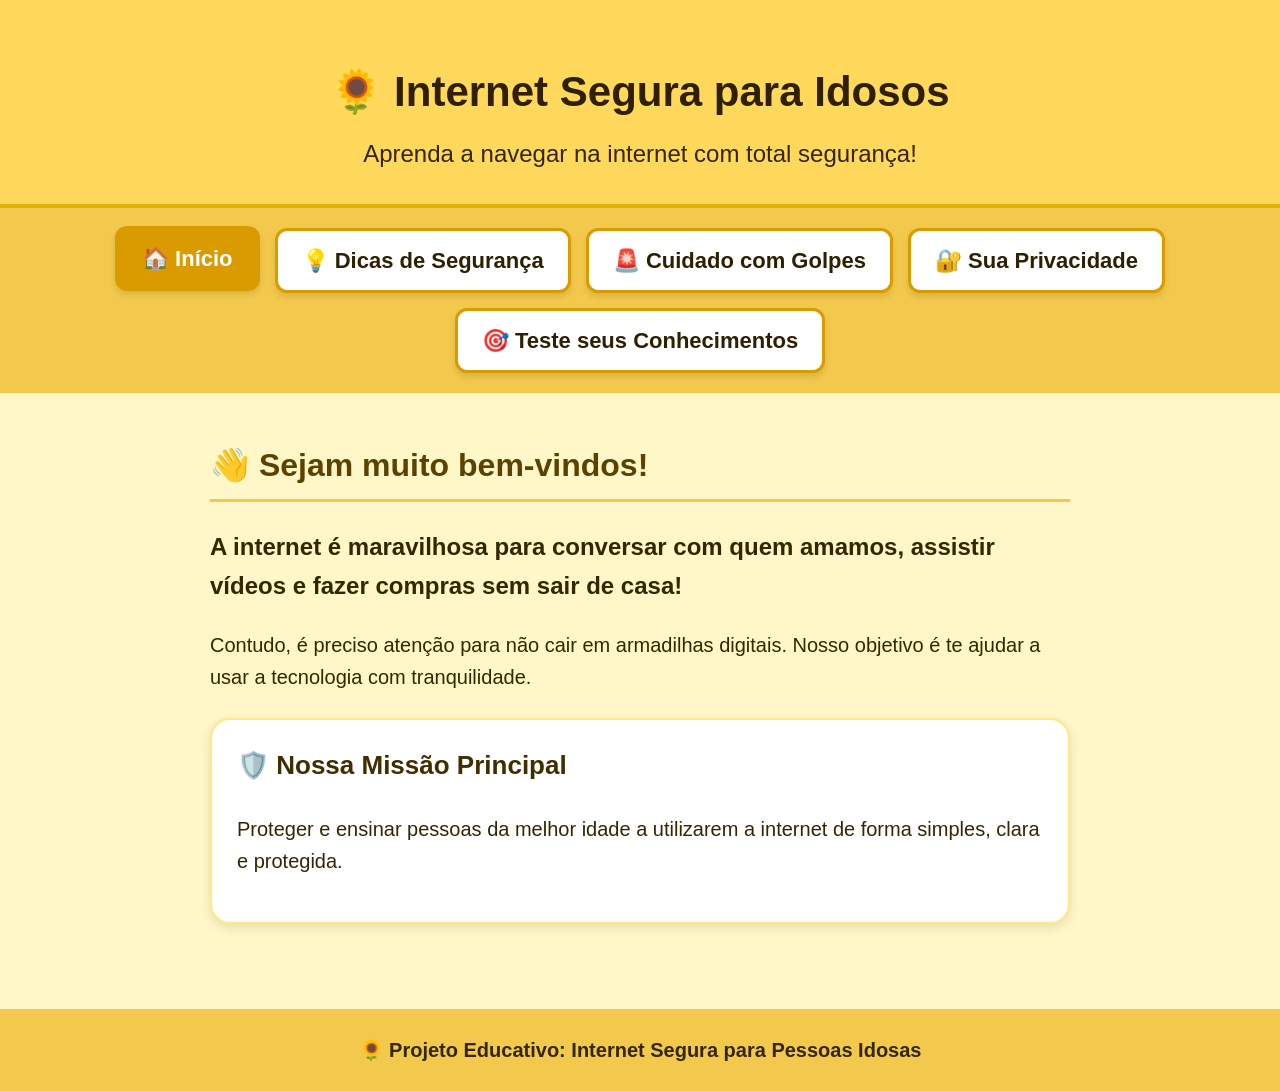
<file: index.html>
<!DOCTYPE html>
<html lang="pt-BR">

<head>
  <meta charset="UTF-8">
  <meta name="viewport" content="width=device-width, initial-scale=1.0">
  <title>Início - Internet Segura para Idosos</title>
  <link rel="stylesheet" href="style.css">
</head>

<body>

  <header>
    <h1>🌻 Internet Segura para Idosos</h1>
    <p>Aprenda a navegar na internet com total segurança!</p>
  </header>

  <nav>
    <a href="index.html" class="btn-nav ativo">🏠 Início</a>
    <a href="dicas.html" class="btn-nav">💡 Dicas de Segurança</a>
    <a href="golpes.html" class="btn-nav">🚨 Cuidado com Golpes</a>
    <a href="privacidade.html" class="btn-nav">🔐 Sua Privacidade</a>
    <a href="quiz.html" class="btn-nav">🎯 Teste seus Conhecimentos</a>
  </nav>

  <main>
    <section>
      <h2>👋 Sejam muito bem-vindos!</h2>

      <p class="destaque-grande">A internet é maravilhosa para conversar com quem amamos, assistir vídeos e fazer compras sem sair de casa!</p>
      
      <p class="texto-medio">Contudo, é preciso atenção para não cair em armadilhas digitais. Nosso objetivo é te ajudar a usar a tecnologia com tranquilidade.</p>

      <div class="caixa">
        <h3>🛡️ Nossa Missão Principal</h3>
        <p class="texto-medio">Proteger e ensinar pessoas da melhor idade a utilizarem a internet de forma simples, clara e protegida.</p>
      </div>
    </section>
  </main>

  <footer>
    🌻 Projeto Educativo: Internet Segura para Pessoas Idosas
  </footer>

</body>

</html>
</file>
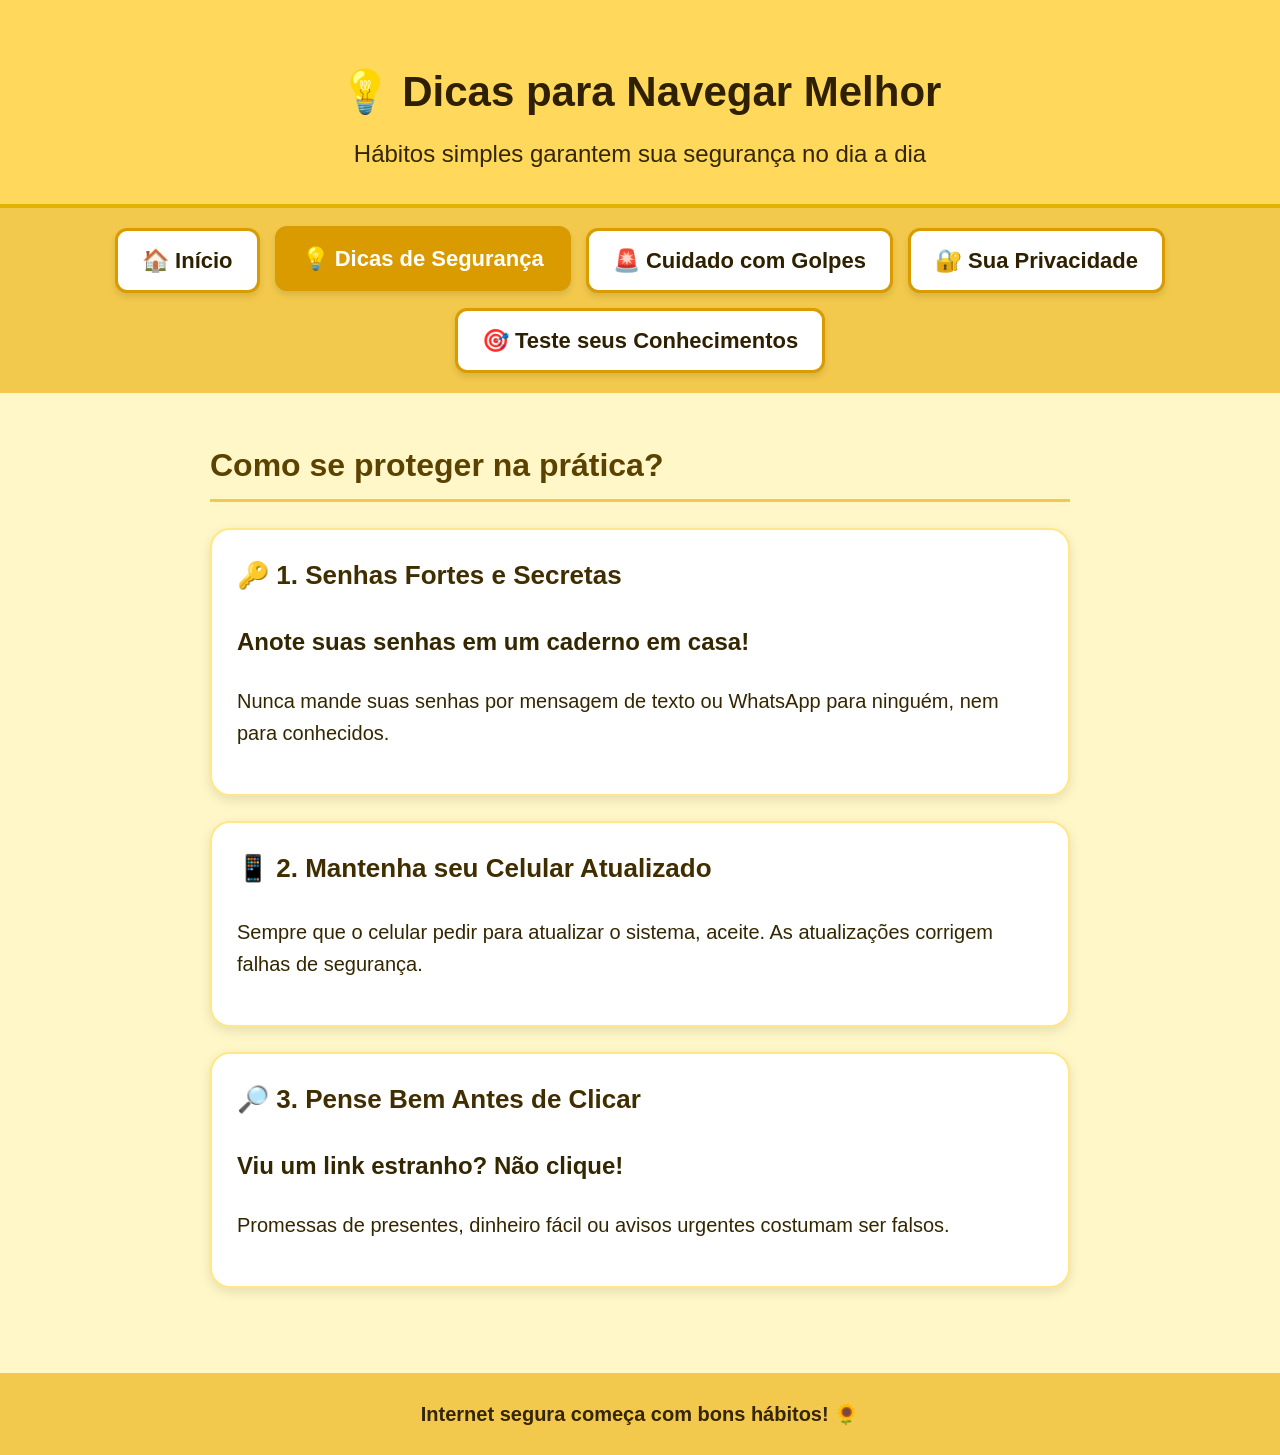
<file: dicas.html>
<!DOCTYPE html>
<html lang="pt-BR">

<head>
  <meta charset="UTF-8">
  <meta name="viewport" content="width=device-width, initial-scale=1.0">
  <title>Dicas de Segurança - Internet Segura</title>
  <link rel="stylesheet" href="style.css">
</head>

<body>

  <header>
    <h1>💡 Dicas para Navegar Melhor</h1>
    <p>Hábitos simples garantem sua segurança no dia a dia</p>
  </header>

  <nav>
    <a href="index.html" class="btn-nav">🏠 Início</a>
    <a href="dicas.html" class="btn-nav ativo">💡 Dicas de Segurança</a>
    <a href="golpes.html" class="btn-nav">🚨 Cuidado com Golpes</a>
    <a href="privacidade.html" class="btn-nav">🔐 Sua Privacidade</a>
    <a href="quiz.html" class="btn-nav">🎯 Teste seus Conhecimentos</a>
  </nav>

  <main>
    <section>
      <h2>Como se proteger na prática?</h2>

      <div class="card">
        <h3>🔑 1. Senhas Fortes e Secretas</h3>
        <p class="destaque-grande">Anote suas senhas em um caderno em casa!</p>
        <p class="texto-medio">Nunca mande suas senhas por mensagem de texto ou WhatsApp para ninguém, nem para conhecidos.</p>
      </div>

      <div class="card">
        <h3>📱 2. Mantenha seu Celular Atualizado</h3>
        <p class="texto-medio">Sempre que o celular pedir para atualizar o sistema, aceite. As atualizações corrigem falhas de segurança.</p>
      </div>

      <div class="card">
        <h3>🔎 3. Pense Bem Antes de Clicar</h3>
        <p class="destaque-grande">Viu um link estranho? Não clique!</p>
        <p class="texto-medio">Promessas de presentes, dinheiro fácil ou avisos urgentes costumam ser falsos.</p>
      </div>
    </section>
  </main>

  <footer>
    Internet segura começa com bons hábitos! 🌻
  </footer>

</body>

</html>
</file>
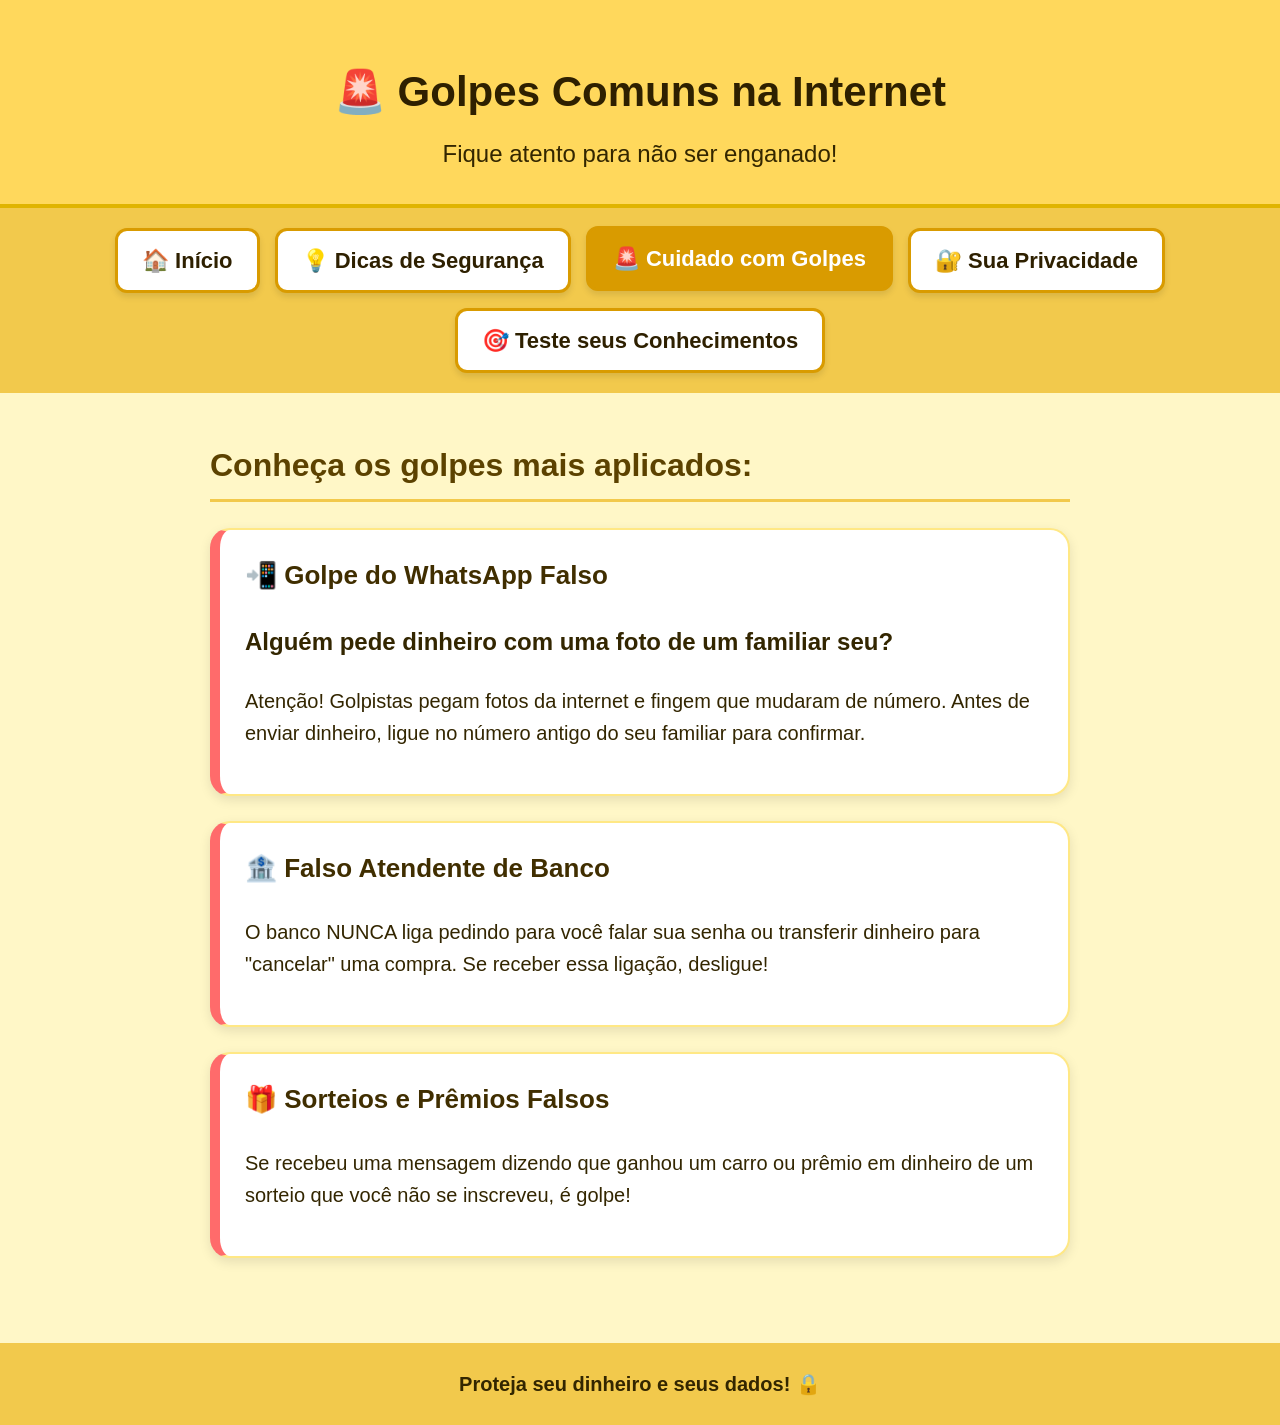
<file: golpes.html>
<!DOCTYPE html>
<html lang="pt-BR">

<head>
  <meta charset="UTF-8">
  <meta name="viewport" content="width=device-width, initial-scale=1.0">
  <title>Golpes Frequentes - Internet Segura</title>
  <link rel="stylesheet" href="style.css">
</head>

<body>

  <header>
    <h1>🚨 Golpes Comuns na Internet</h1>
    <p>Fique atento para não ser enganado!</p>
  </header>

  <nav>
    <a href="index.html" class="btn-nav">🏠 Início</a>
    <a href="dicas.html" class="btn-nav">💡 Dicas de Segurança</a>
    <a href="golpes.html" class="btn-nav ativo">🚨 Cuidado com Golpes</a>
    <a href="privacidade.html" class="btn-nav">🔐 Sua Privacidade</a>
    <a href="quiz.html" class="btn-nav">🎯 Teste seus Conhecimentos</a>
  </nav>

  <main>
    <section>
      <h2>Conheça os golpes mais aplicados:</h2>

      <div class="golpe">
        <h3>📲 Golpe do WhatsApp Falso</h3>
        <p class="destaque-grande">Alguém pede dinheiro com uma foto de um familiar seu?</p>
        <p class="texto-medio">Atenção! Golpistas pegam fotos da internet e fingem que mudaram de número. Antes de enviar dinheiro, ligue no número antigo do seu familiar para confirmar.</p>
      </div>

      <div class="golpe">
        <h3>🏦 Falso Atendente de Banco</h3>
        <p class="texto-medio">O banco NUNCA liga pedindo para você falar sua senha ou transferir dinheiro para "cancelar" uma compra. Se receber essa ligação, desligue!</p>
      </div>

      <div class="golpe">
        <h3>🎁 Sorteios e Prêmios Falsos</h3>
        <p class="texto-medio">Se recebeu uma mensagem dizendo que ganhou um carro ou prêmio em dinheiro de um sorteio que você não se inscreveu, é golpe!</p>
      </div>
    </section>
  </main>

  <footer>
    Proteja seu dinheiro e seus dados! 🔒
  </footer>

</body>

</html>
</file>
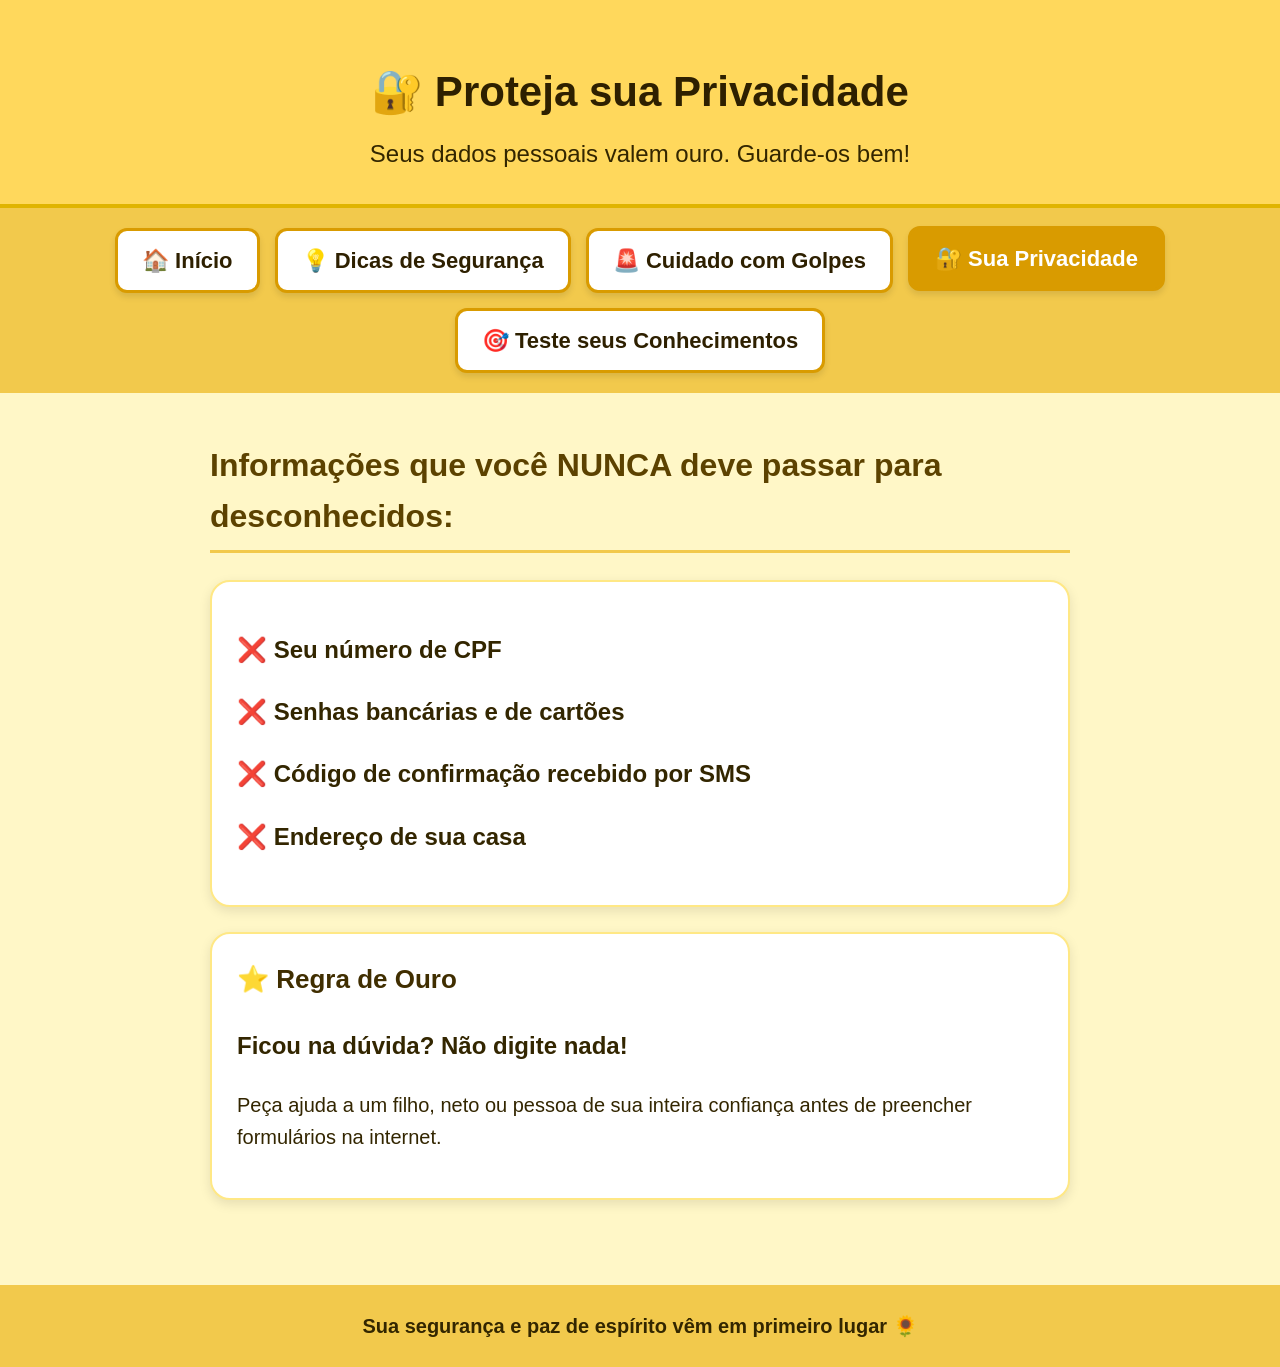
<file: privacidade.html>
<!DOCTYPE html>
<html lang="pt-BR">

<head>
  <meta charset="UTF-8">
  <meta name="viewport" content="width=device-width, initial-scale=1.0">
  <title>Privacidade - Internet Segura</title>
  <link rel="stylesheet" href="style.css">
</head>

<body>

  <header>
    <h1>🔐 Proteja sua Privacidade</h1>
    <p>Seus dados pessoais valem ouro. Guarde-os bem!</p>
  </header>

  <nav>
    <a href="index.html" class="btn-nav">🏠 Início</a>
    <a href="dicas.html" class="btn-nav">💡 Dicas de Segurança</a>
    <a href="golpes.html" class="btn-nav">🚨 Cuidado com Golpes</a>
    <a href="privacidade.html" class="btn-nav ativo">🔐 Sua Privacidade</a>
    <a href="quiz.html" class="btn-nav">🎯 Teste seus Conhecimentos</a>
  </nav>

  <main>
    <section>
      <h2>Informações que você NUNCA deve passar para desconhecidos:</h2>

      <div class="card">
        <p class="destaque-grande">❌ Seu número de CPF</p>
        <p class="destaque-grande">❌ Senhas bancárias e de cartões</p>
        <p class="destaque-grande">❌ Código de confirmação recebido por SMS</p>
        <p class="destaque-grande">❌ Endereço de sua casa</p>
      </div>

      <div class="caixa">
        <h3>⭐ Regra de Ouro</h3>
        <p class="destaque-grande">Ficou na dúvida? Não digite nada!</p>
        <p class="texto-medio">Peça ajuda a um filho, neto ou pessoa de sua inteira confiança antes de preencher formulários na internet.</p>
      </div>
    </section>
  </main>

  <footer>
    Sua segurança e paz de espírito vêm em primeiro lugar 🌻
  </footer>

</body>

</html>
</file>
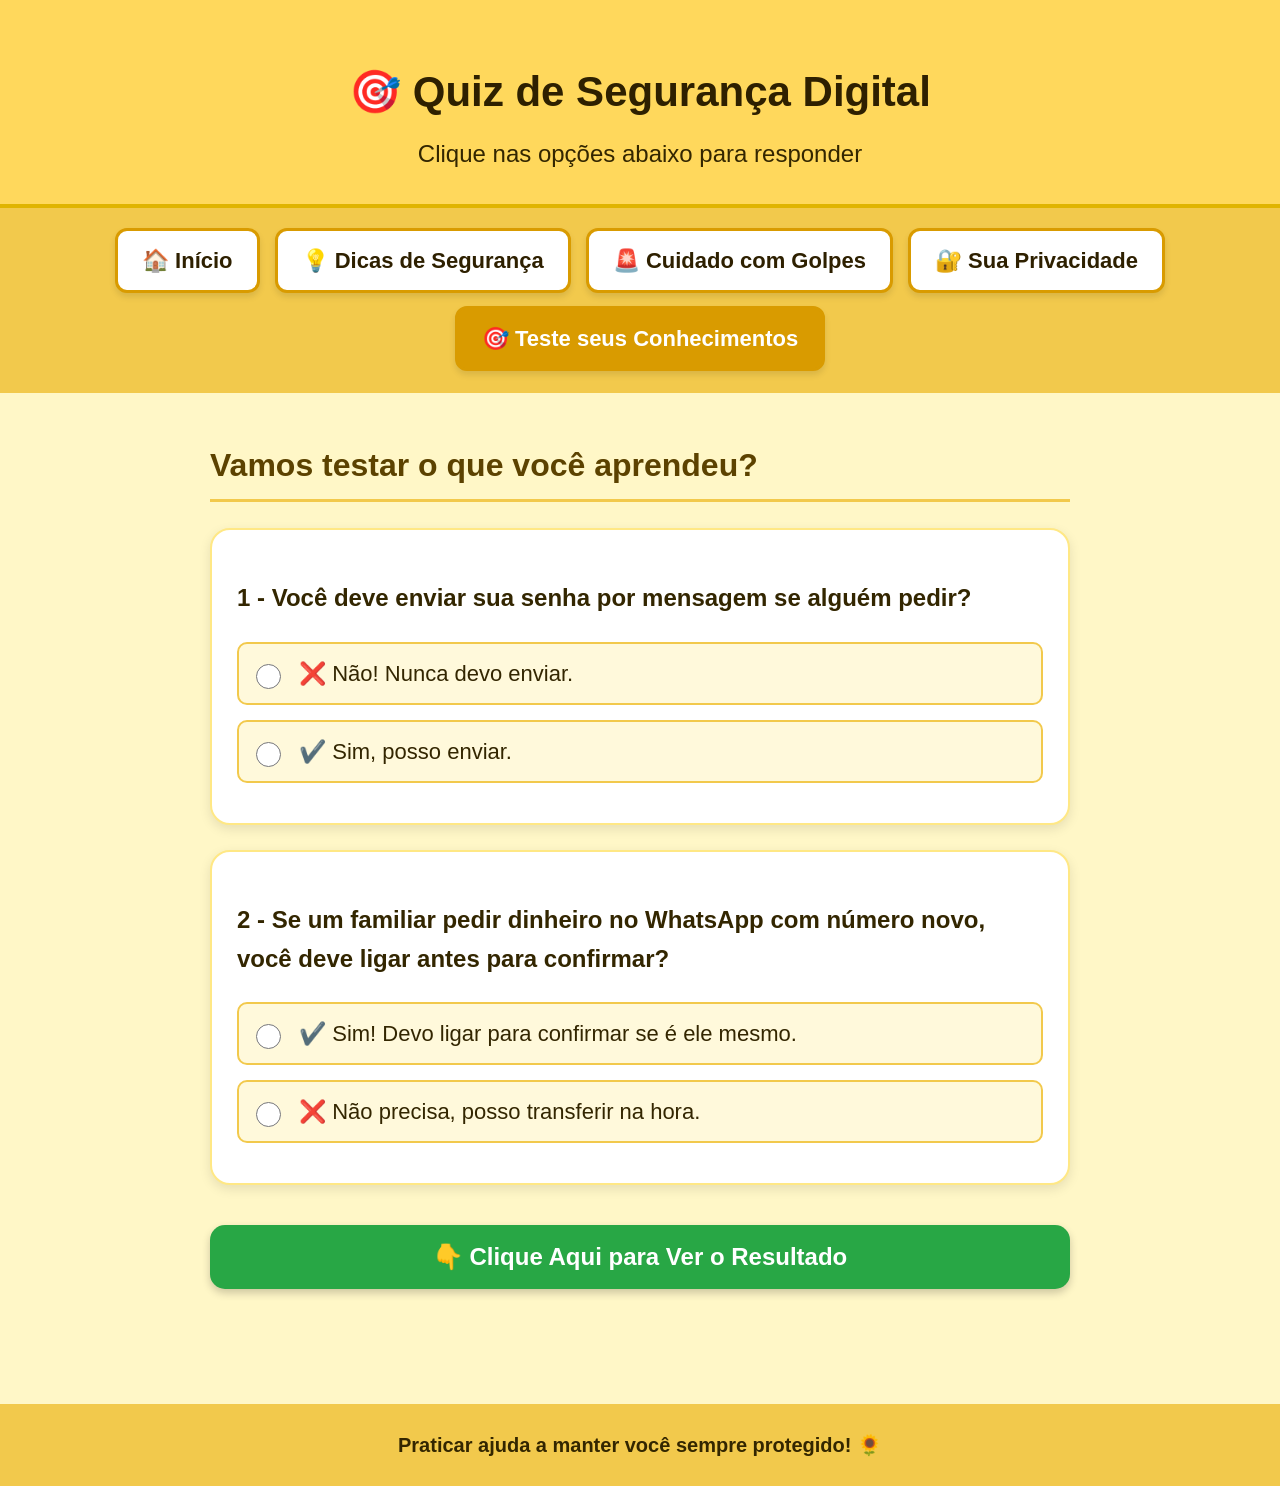
<file: quizz.html>
<!DOCTYPE html>
<html lang="pt-BR">

<head>
  <meta charset="UTF-8">
  <meta name="viewport" content="width=device-width, initial-scale=1.0">
  <title>Quiz de Segurança - Internet Segura</title>
  <link rel="stylesheet" href="style.css">
</head>

<body>

  <header>
    <h1>🎯 Quiz de Segurança Digital</h1>
    <p>Clique nas opções abaixo para responder</p>
  </header>

  <nav>
    <a href="index.html" class="btn-nav">🏠 Início</a>
    <a href="dicas.html" class="btn-nav">💡 Dicas de Segurança</a>
    <a href="golpes.html" class="btn-nav">🚨 Cuidado com Golpes</a>
    <a href="privacidade.html" class="btn-nav">🔐 Sua Privacidade</a>
    <a href="quiz.html" class="btn-nav ativo">🎯 Teste seus Conhecimentos</a>
  </nav>

  <main>
    <section id="quiz">
      <h2>Vamos testar o que você aprendeu?</h2>

      <div class="pergunta">
        <p class="destaque-grande">1 - Você deve enviar sua senha por mensagem se alguém pedir?</p>
        <label>
          <input type="radio" name="q1" value="1"> ❌ Não! Nunca devo enviar.
        </label>
        <label>
          <input type="radio" name="q1" value="0"> ✔️ Sim, posso enviar.
        </label>
      </div>

      <div class="pergunta">
        <p class="destaque-grande">2 - Se um familiar pedir dinheiro no WhatsApp com número novo, você deve ligar antes para confirmar?</p>
        <label>
          <input type="radio" name="q2" value="1"> ✔️ Sim! Devo ligar para confirmar se é ele mesmo.
        </label>
        <label>
          <input type="radio" name="q2" value="0"> ❌ Não precisa, posso transferir na hora.
        </label>
      </div>

      <button type="button" class="btn-acao" onclick="corrigirQuiz()">👇 Clique Aqui para Ver o Resultado</button>

      <div id="resultado"></div>
    </section>
  </main>

  <footer>
    Praticar ajuda a manter você sempre protegido! 🌻
  </footer>

  <script src="script.js"></script>
</body>

</html>
</file>
<file: style.css>
* {
  box-sizing: border-box;
  font-family: 'Segoe UI', Tahoma, Geneva, Verdana, sans-serif;
}

body {
  margin: 0;
  background-color: #fff7c7;
  color: #332600;
  font-size: 20px;
  line-height: 1.6;
}

header {
  background-color: #ffd85c;
  padding: 30px 20px;
  text-align: center;
  border-bottom: 4px solid #e0b400;
}

header h1 {
  font-size: 42px;
  margin-bottom: 10px;
  color: #2e2000;
}

header p {
  font-size: 24px;
  margin: 0;
  font-weight: 500;
}

/* Navegação clara estilo botões */
nav {
  background-color: #f2c94c;
  padding: 20px 10px;
  text-align: center;
  display: flex;
  flex-wrap: wrap;
  justify-content: center;
  gap: 15px;
}

.btn-nav {
  text-decoration: none;
  color: #2e2000;
  font-weight: bold;
  font-size: 22px;
  background-color: #ffffff;
  padding: 12px 24px;
  border-radius: 12px;
  border: 3px solid #d99b00;
  box-shadow: 0 4px 6px rgba(0,0,0,0.1);
  transition: all 0.2s;
}

.btn-nav:hover, .btn-nav.ativo {
  background-color: #d99b00;
  color: #ffffff;
  transform: translateY(-2px);
}

main {
  max-width: 900px;
  margin: auto;
  padding: 20px;
}

h2 {
  font-size: 32px;
  color: #5c4200;
  border-bottom: 3px solid #f2c94c;
  padding-bottom: 8px;
}

h3 {
  font-size: 26px;
  color: #402e00;
  margin-top: 0;
}

.destaque-grande {
  font-size: 24px;
  font-weight: bold;
}

.texto-medio {
  font-size: 20px;
}

.card, .caixa, .golpe, .pergunta {
  background-color: #ffffff;
  padding: 25px;
  margin: 25px 0;
  border-radius: 20px;
  box-shadow: 0 4px 12px rgba(0,0,0,0.1);
  border: 2px solid #ffe885;
}

.golpe {
  border-left: 10px solid #ff6b6b;
}

.pergunta label {
  display: block;
  margin: 15px 0;
  cursor: pointer;
  font-size: 22px;
  background-color: #fff9db;
  padding: 12px;
  border-radius: 10px;
  border: 2px solid #f2c94c;
}

.pergunta input[type="radio"] {
  width: 25px;
  height: 25px;
  margin-right: 12px;
  vertical-align: middle;
}

.btn-acao {
  background-color: #28a745;
  color: white;
  padding: 18px 35px;
  border: 0;
  border-radius: 15px;
  cursor: pointer;
  font-size: 24px;
  font-weight: bold;
  margin-top: 15px;
  width: 100%;
  box-shadow: 0 4px 8px rgba(0,0,0,0.2);
}

.btn-acao:hover {
  background-color: #218838;
}

#resultado {
  font-size: 26px;
  font-weight: bold;
  margin-top: 25px;
  padding: 15px;
  border-radius: 10px;
  text-align: center;
}

footer {
  background-color: #f2c94c;
  padding: 25px;
  text-align: center;
  font-size: 20px;
  font-weight: bold;
  margin-top: 40px;
}
</file>
